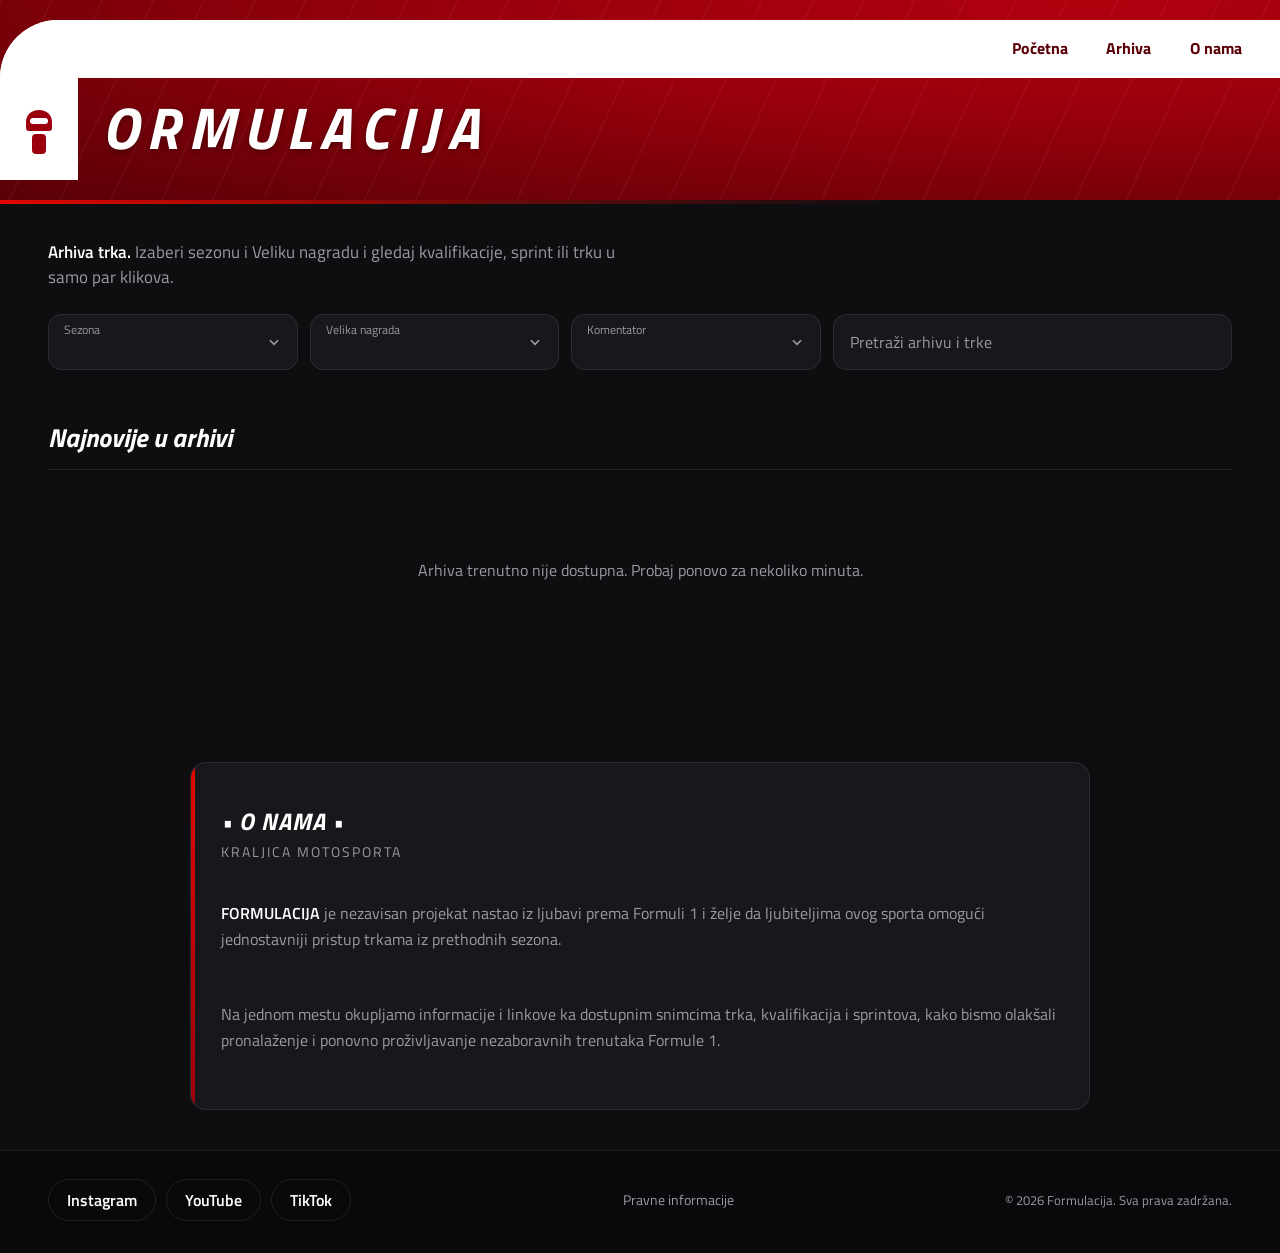
<file: index.html>
<!DOCTYPE html>
<html lang="sr-Latn">
<head>
<meta charset="UTF-8">
<meta name="viewport" content="width=device-width, initial-scale=1, viewport-fit=cover">
<title>FORMULACIJA | Trke, kvalifikacije i sprintovi</title>
<meta name="description" content="Istraži arhivu Formule 1. Pronađi trke, kvalifikacije i sprintove iz prethodnih sezona uz jednostavnu pretragu po sezoni, Velikoj nagradi i komentatoru.">
<link rel="canonical" href="https://formulacija.com/"> 
<link rel="stylesheet" href="./css/style.css">
<link rel="stylesheet" href="./css/cookies.css">
<link rel="preconnect" href="https://fonts.googleapis.com">
<link rel="preconnect" href="https://fonts.gstatic.com" crossorigin>
<link href="https://fonts.googleapis.com/css2?family=Titillium+Web:ital,wght@0,400;0,600;0,700;1,700;1,900&display=swap" rel="stylesheet">
<link rel="apple-touch-icon" sizes="180x180" href="./img/logo/logosaig.jpg">
<link rel="icon" type="image/png" sizes="32x32" href="./img/logo/logosaig.png">
<link rel="icon" type="image/png" sizes="16x16" href="./img/logo/logosaig.png">
<link rel="mask-icon" href="./img/logo/logosaig.svg" color="#9b000c">
<link rel="shortcut icon" href="./img/logo/logosaig.png" type="image/png">
<link rel="icon" href="./img/logo/logosaig.png" type="image/x-icon">

<meta property="og:type" content="website">
<meta property="og:site_name" content="FORMULACIJA">
<meta property="og:title" content="FORMULACIJA – Arhiva Formule 1">
<meta property="og:description" content="Arhiva trka, kvalifikacija i sprintova Formule 1 iz prethodnih sezona.">
<meta property="og:url" content="https://formulacija.com/">
<meta property="og:locale" content="sr_RS">
<meta property="og:image" content="https://formulacija.com/img/og/formulacija-cover.jpg">
<meta property="og:image:alt" content="FORMULACIJA – Arhiva Formule 1">
<meta name="twitter:image" content="https://formulacija.com/img/og/formulacija-cover.jpg">

<meta name="twitter:card" content="summary_large_image">
<meta name="twitter:title" content="FORMULACIJA – Arhiva Formule 1">
<meta name="twitter:description" content="Pronađi trke, kvalifikacije i sprintove Formule 1 na jednom mestu.">

<script type="application/ld+json">
{
  "@context": "https://schema.org",
  "@type": "WebSite",
  "name": "FORMULACIJA",
  "alternateName": "FORMULACIJA - Arhiva Formule 1",
  "url": "formulacija.com",
}
</script>
</head>
<body>

<header>
  <div class="top" id="top">
    <div class="bar">
      <nav aria-label="Glavna navigacija">
            <a id="nav-home" href="#top">Početna</a>
            <a id="nav-arhiva" href="#season">Arhiva</a>
            <a id="nav-about" href="#o-nama-sekcija">O nama</a>
</nav>
    </div>
    <div class="stem" aria-hidden="true">
      <svg viewBox="0 0 32 44" fill="#9b000c"><path d="M16 0c8 0 13 5 13 12v6c0 2-1 3-3 3H6c-2 0-3-1-3-3v-6C3 5 8 0 16 0z"/><rect x="7" y="8" width="18" height="6" rx="3" fill="#fff"/><rect x="9" y="24" width="14" height="20" rx="4"/></svg>
    </div>
    <h1 class="word" aria-label="FORMULACIJA – Arhiva Formule 1">
  ORMULACIJA
</h1>
  </div>
  <div class="rule"></div>
</header>

<main>
  <p class="lead"><strong>Arhiva trka.</strong> Izaberi sezonu i Veliku nagradu i gledaj kvalifikacije, sprint ili trku u samo par klikova.</p>

  <section class="tools" aria-label="Filteri arhive">
    <div class="row">
      <div class="field"><label for="season">Sezona</label>
        <select id="season"></select></div>
      <div class="field"><label for="gp">Velika nagrada</label>
        <select id="gp"></select></div>
<div class="field"><label for="commentator">Komentator</label>
  <select id="commentator"></select></div>
      <div class="field search"><input id="q" type="search" placeholder="Pretraži arhivu i trke" aria-label="Pretraži arhivu"></div>

    </div>
    
    <div class="seg" id="seg" role="group" aria-label="Sesija"></div>
  </section>

  <div class="head"><h2 id="title">Najnovije u arhivi</h2><span id="count"></span></div>
  <section class="grid" id="grid" aria-live="polite"></section>
  <button class="more" id="more" type="button" hidden>Prikaži još</button>
</main>



<section id="o-nama-sekcija" class="about-section">
  <div class="about-container">

    <div class="about-header">
      <h2>• O NAMA •</h2>
      <span class="about-subtitle">Kraljica Motosporta</span>
    </div>

    <div class="about-content">
      <p>
        <strong>FORMULACIJA</strong> je nezavisan projekat nastao iz ljubavi prema Formuli 1 i želje da ljubiteljima ovog sporta omogući jednostavniji pristup trkama iz prethodnih sezona.
      </p>

      <p>
        Na jednom mestu okupljamo informacije i linkove ka dostupnim snimcima trka, kvalifikacija i sprintova, kako bismo olakšali pronalaženje i ponovno proživljavanje nezaboravnih trenutaka Formule 1.
      </p>
    </div>

  </div>
</section>


<footer>
  <div class="fin">
    <div class="soc">
         <a href="https://www.instagram.com/formulacija/" target="_blank" rel="noopener noreferrer">Instagram</a>
        <a href="https://www.youtube.com/@formulacija" target="_blank" rel="noopener noreferrer">YouTube</a>
        <a href="https://www.tiktok.com/@formulacija_" target="_blank" rel="noopener noreferrer">TikTok</a>
    </div>
    <div class="legal-links">
        <a href="./html/pravneinformacije.html"> Pravne informacije </a>
</div>
    <small>© 2026 Formulacija. Sva prava zadržana.</small>
  </div>
</footer>

<script src="./js/api.js"></script>
<script src="./js/zastave.js"></script>
<script src="./js/script.js"></script>
<script src="./js/cookies.js"></script>
</body>
</html>
</file>
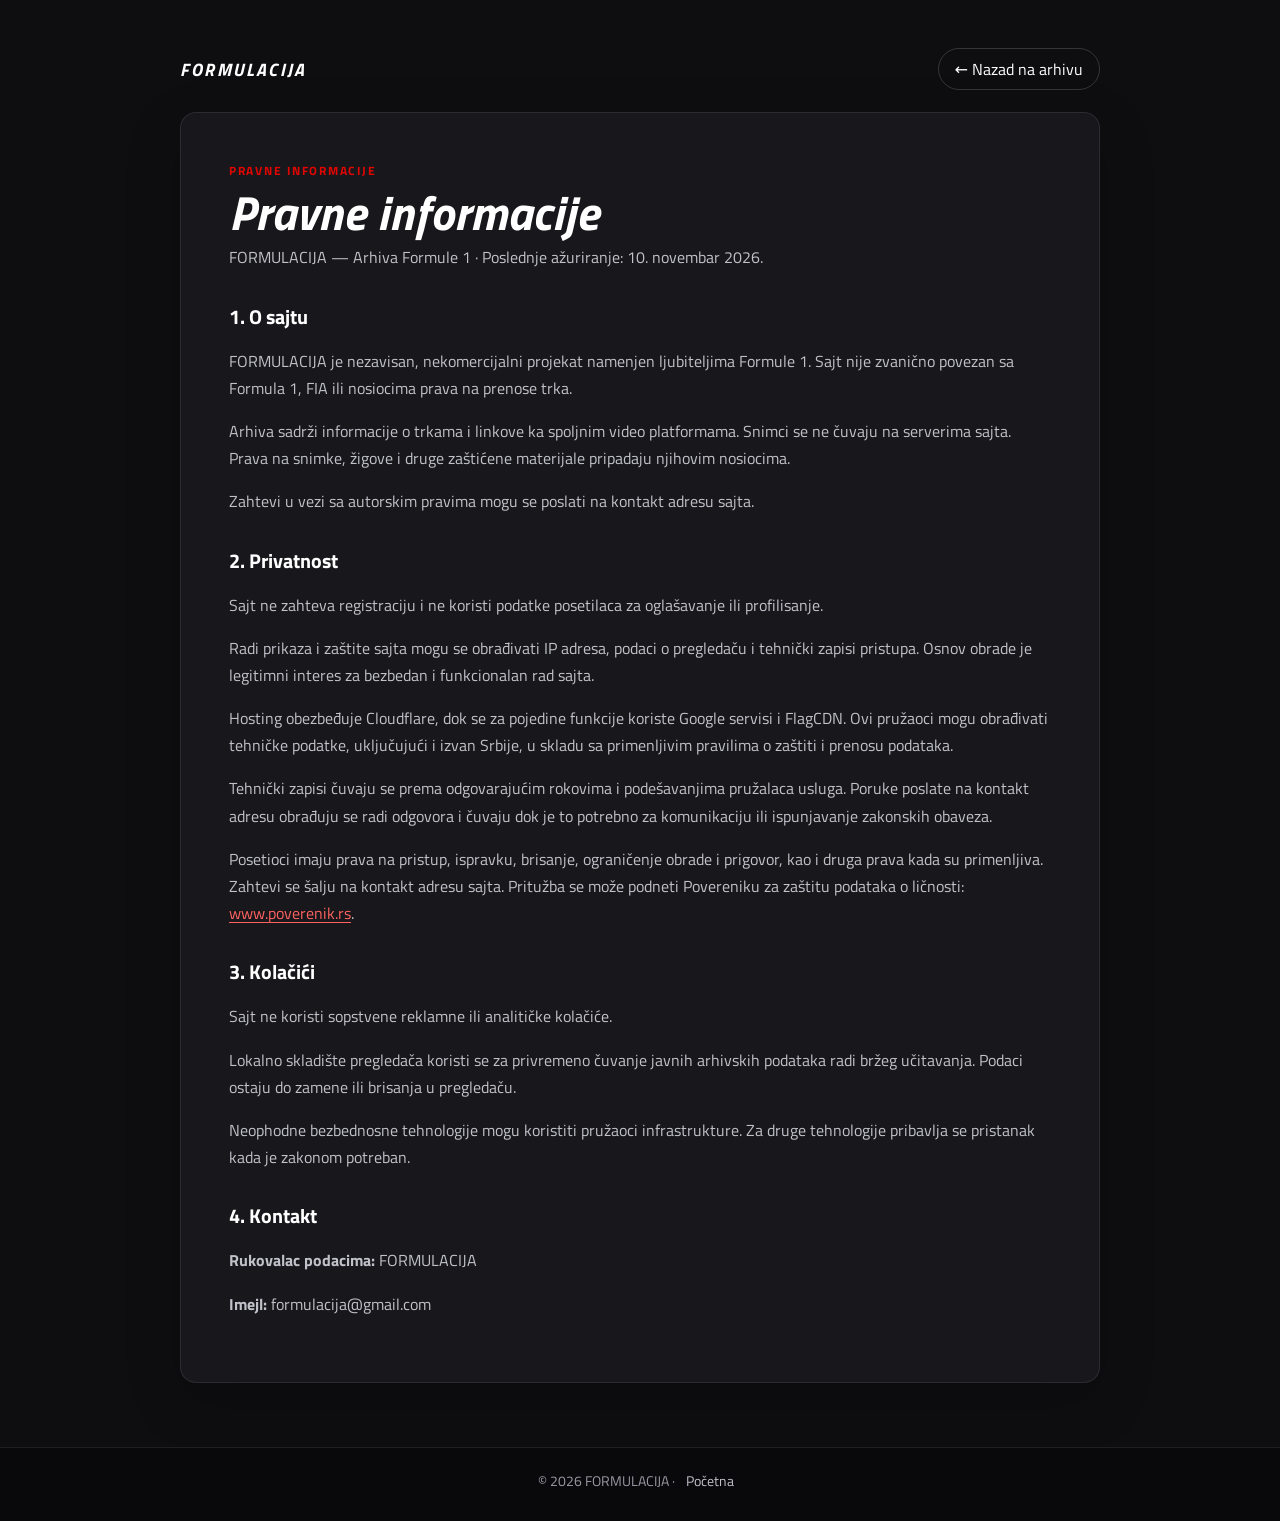
<file: html/pravneinformacije.html>
<!DOCTYPE html>
<html lang="sr-Latn">
<head>
  <meta charset="UTF-8">
  <meta name="viewport" content="width=device-width, initial-scale=1, viewport-fit=cover">

  <meta name="description" content="Pravne informacije internet prezentacije FORMULACIJA — Arhiva Formule 1.">

  <link rel="stylesheet" href="../css/pravneinformacije.css">

  <title>Pravne informacije | FORMULACIJA</title>

  <link rel="apple-touch-icon" sizes="180x180" href="../img/logo/logosaig.jpg">
  <link rel="icon" type="image/png" sizes="32x32" href="../img/logo/logosaig.jpg">
  <link rel="icon" type="image/png" sizes="16x16" href="../img/logo/logosaig.jpg">
  <link rel="manifest" href="../img/logo/site.webmanifest">

  <link href="https://fonts.googleapis.com/css2?family=Titillium+Web:ital,wght@0,400;0,600;0,700;1,700;1,900&display=swap" rel="stylesheet">

  <link rel="stylesheet" href="../css/style.css">
  <link rel="stylesheet" href="../css/cookies.css">
</head>

<body class="legal-page">

  <div class="legal-wrap">

    <div class="legal-top">
      <a class="legal-brand" href="../index.html">FORMULACIJA</a>
      <a class="legal-back" href="../index.html">← Nazad na arhivu</a>
    </div>

    <main class="legal-card">

      <div class="legal-eyebrow">Pravne informacije</div>

      <h1>Pravne informacije</h1>

      <p class="legal-subtitle">
        FORMULACIJA — Arhiva Formule 1 · Poslednje ažuriranje: 10. novembar 2026.
      </p>

      <h2>1. O sajtu</h2>

      <p>
        FORMULACIJA je nezavisan, nekomercijalni projekat namenjen ljubiteljima Formule 1. Sajt nije zvanično povezan sa Formula 1, FIA ili nosiocima prava na prenose trka.
      </p>

      <p>
        Arhiva sadrži informacije o trkama i linkove ka spoljnim video platformama. Snimci se ne čuvaju na serverima sajta. Prava na snimke, žigove i druge zaštićene materijale pripadaju njihovim nosiocima.
      </p>

      <p>
        Zahtevi u vezi sa autorskim pravima mogu se poslati na kontakt adresu sajta.
      </p>


      <h2>2. Privatnost</h2>

      <p>
        Sajt ne zahteva registraciju i ne koristi podatke posetilaca za oglašavanje ili profilisanje.
      </p>

      <p>
        Radi prikaza i zaštite sajta mogu se obrađivati IP adresa, podaci o pregledaču i tehnički zapisi pristupa. Osnov obrade je legitimni interes za bezbedan i funkcionalan rad sajta.
      </p>

      <p>
        Hosting obezbeđuje Cloudflare, dok se za pojedine funkcije koriste Google servisi i FlagCDN. Ovi pružaoci mogu obrađivati tehničke podatke, uključujući i izvan Srbije, u skladu sa primenljivim pravilima o zaštiti i prenosu podataka.
      </p>

      <p>
        Tehnički zapisi čuvaju se prema odgovarajućim rokovima i podešavanjima pružalaca usluga. Poruke poslate na kontakt adresu obrađuju se radi odgovora i čuvaju dok je to potrebno za komunikaciju ili ispunjavanje zakonskih obaveza.
      </p>

      <p>
        Posetioci imaju prava na pristup, ispravku, brisanje, ograničenje obrade i prigovor, kao i druga prava kada su primenljiva. Zahtevi se šalju na kontakt adresu sajta. Pritužba se može podneti Povereniku za zaštitu podataka o ličnosti:
        <a href="https://www.poverenik.rs/"
           target="_blank"
           rel="noopener noreferrer">www.poverenik.rs</a>.
      </p>


      <h2 id="kolacici">3. Kolačići</h2>

      <p>
        Sajt ne koristi sopstvene reklamne ili analitičke kolačiće.
      </p>

      <p>
        Lokalno skladište pregledača koristi se za privremeno čuvanje javnih arhivskih podataka radi bržeg učitavanja. Podaci ostaju do zamene ili brisanja u pregledaču.
      </p>

      <p>
        Neophodne bezbednosne tehnologije mogu koristiti pružaoci infrastrukture. Za druge tehnologije pribavlja se pristanak kada je zakonom potreban.
      </p>


      <h2>4. Kontakt</h2>

      <p>
        <strong>Rukovalac podacima:</strong>
        FORMULACIJA
      </p>

      <p>
        <strong>Imejl:</strong>
        formulacija@gmail.com
      </p>

    </main>

  </div>

  <footer class="legal-footer">
    © 2026 FORMULACIJA ·
    <a href="../index.html">Početna</a>
  </footer>

  <script src="../js/cookies.js"></script>

</body>
</html>
</file>
<file: css/style.css>
/* GLOBAL CSS */

/*BOJE*/
:root {
  --bg: #0e0e11;
  --surface: #17171c;
  --line: rgba(255, 255, 255, 0.09);
  --red: #e10600;
  --red-d: #9b000c;
  --red-dd: #5a0007;
  --white: #fff;
  --mute: #9a9aa5;
  color-scheme: dark;
  box-sizing: border-box;
  padding-top: env(safe-area-inset-top, 0px);
  padding-bottom: env(safe-area-inset-bottom, 0px);
}

html {
  scroll-padding-top: env(safe-area-inset-top, 0px);
  height: 100%;
  scroll-behavior: smooth; 
}

*,
*::before,
*::after {
  box-sizing: inherit;
}

body {
  margin: 0;
  min-height: 100%;
  background: var(--bg);
  color: var(--white);
  font-family: 'Titillium Web', system-ui, sans-serif;
  display: flex;
  flex-direction: column;
}

body::before {
  content: "";
  position: fixed;
  inset: 0 0 auto;
  height: env(safe-area-inset-top, 0px);
  background: var(--red-dd);
  z-index: 10;
}

a {
  color: inherit;
  text-decoration: none;
}

button,
select,
input {
  font: inherit;
  color: inherit;
}

:focus-visible {
  outline: 2px solid #fff;
  outline-offset: 3px;
}

/* VELIKO SLOVO F IZ HEADER-A */
.top {
  position: relative;
  height: 200px;
  overflow: hidden;
  background:
    repeating-linear-gradient(115deg, rgba(255, 255, 255, 0.035) 0 2px, transparent 2px 46px),
    radial-gradient(120% 140% at 85% 0%, #b0000e 0%, var(--red-d) 38%, var(--red-dd) 100%);
}

.bar.fixed {
  position: fixed;
  top: 0;
  left: 0;
  right: 0;

  background: rgba(14,14,17,.9);
  backdrop-filter: blur(14px);

  border-bottom: 2px solid var(--red);
  z-index: 9999;
}

.bar {
  position: absolute;
  left: 0;
  right: 0;
  top: 20px;
  height: 58px;
  background: #fff;
  border-top-left-radius: 58px;
  display: flex;
  align-items: center;
  justify-content: flex-end;
  padding-right: clamp(14px, 3vw, 48px);
}

.bar {
  transition: all .3s ease;
}


.bar.fixed nav a {
  color: #fff;
}

.bar.fixed nav a:hover {
  color: var(--red);
}

.stem {
  position: absolute;
  left: 0;
  top: 20px;
  width: 78px;
  height: 160px;
  background: #fff;
  border-top-left-radius: 58px;
  display: flex;
  align-items: flex-end;
  justify-content: center;
  padding-bottom: 26px;
}

.stem svg {
  width: 32px;
  height: 44px;
  display: block;
}

nav {
  display: flex;
  gap: clamp(16px, 3vw, 40px);
  font-weight: 700;
  font-size: 1.02rem;
}

nav a {
  color: var(--red-dd);
  padding: 4px 0;
  border-bottom: 2px solid transparent;
  transition: color 0.2s;
}

nav a:hover {
  color: var(--red);
}

nav a.active {
  border-color: var(--red);
  color: var(--red);
}

.word {
  position: absolute;
  left: 102px;
  top: 98px;
  margin: 0;
  font-size: clamp(1.9rem, 5.4vw, 3.7rem);
  font-weight: 900;
  font-style: italic;
  letter-spacing: 0.14em;
  line-height: 1;
  text-shadow: 0 2px 6px rgba(0, 0, 0, 0.35);
  white-space: nowrap;
}

.rule {
  height: 4px;
  background: linear-gradient(90deg, var(--red), transparent 70%);
}

/* ARHIVA */
main {
  width: 100%;
  max-width: 1280px;
  margin: 0 auto;
  padding: 36px clamp(16px, 4vw, 48px) 56px;
  flex: 1;
}

.lead {
  max-width: 60ch;
  margin: 0 0 24px;
  color: var(--mute);
  font-size: 1.05rem;
  line-height: 1.5;
}

.lead strong {
  color: #fff;
  font-weight: 600;
}

.tools {
  display: grid;
  grid-template-columns: minmax(0, 1fr);
  gap: 14px;
  margin-bottom: 34px;
}

.row {
  display: flex;
  flex-wrap: wrap;
  gap: 12px;
  align-items: center;
}

.field {
  position: relative;
  flex: 1 1 180px;
  min-width: 0;
}

.field label {
  position: absolute;
  left: 16px;
  top: 7px;
  font-size: 0.72rem;
  color: var(--mute);
  pointer-events: none;
}

select,
.search input {
  width: 100%;
  height: 56px;
  background: var(--surface);
  border: 1px solid var(--line);
  border-radius: 14px;
  padding: 22px 40px 0 16px;
  appearance: none;
  font-weight: 600;
  cursor: pointer;
}

select {
  background-image: url("data:image/svg+xml,%3Csvg xmlns='http://www.w3.org/2000/svg' width='14' height='14' viewBox='0 0 24 24' fill='none' stroke='%239a9aa5' stroke-width='3'%3E%3Cpath d='M5 9l7 7 7-7'/%3E%3C/svg%3E");
  background-repeat: no-repeat;
  background-position: right 16px center;
}

.search {
  flex: 2 1 260px;
}

.search input {
  padding: 0 16px;
  cursor: text;
  font-weight: 400;
}

.search input::placeholder {
  color: var(--mute);
}

select:hover,
.search input:hover {
  border-color: rgba(225, 6, 0, 0.5);
}

.seg {
  display: flex;
  gap: 8px;
  flex-wrap: wrap;
}

.seg button {
  background: transparent;
  border: 1px solid var(--line);
  border-radius: 999px;
  padding: 9px 20px;
  font-weight: 600;
  cursor: pointer;
  transition: background 0.2s, border-color 0.2s;
}

.seg button:hover {
  border-color: var(--red);
}

.seg button[aria-pressed="true"] {
  background: var(--red);
  border-color: var(--red);
}

.head {
  display: flex;
  align-items: baseline;
  justify-content: space-between;
  gap: 16px;
  border-bottom: 1px solid var(--line);
  padding-bottom: 12px;
  margin-bottom: 24px;
}

.head h2 {
  margin: 0;
  font-size: 1.6rem;
  font-weight: 700;
  font-style: italic;
}

.head span {
  color: var(--mute);
  font-size: 0.95rem;
}

.grid {
  display: grid;
  grid-template-columns: repeat(auto-fill, minmax(290px, 1fr));
  gap: 24px;
}

.card {
  all: unset;
  box-sizing: border-box;
  display: flex;
  flex-direction: column;
  background: var(--surface);
  border: 1px solid var(--line);
  border-radius: 12px;
  overflow: hidden;
  cursor: pointer;
  transition: border-color 0.25s, transform 0.25s;
}

.card:hover {
  border-color: var(--red);
  transform: translateY(-4px);
}

.card:focus-visible {
  outline: 2px solid #fff;
  outline-offset: 3px;
}

.thumb {
  position: relative;
  aspect-ratio: 16 / 9;
  overflow: hidden;
  display: flex;
  align-items: flex-end;
  padding: 14px 16px;
  background:
    repeating-linear-gradient(115deg, rgba(255, 255, 255, 0.05) 0 2px, transparent 2px 34px),
    linear-gradient(135deg, var(--c1), var(--c2));
}

.thumb b {
  font-size: 2.1rem;
  font-weight: 900;
  font-style: italic;
  line-height: 1;
  opacity: 0.92;
  text-shadow: 0 2px 8px rgba(0, 0, 0, 0.4);
}

.tag {
  position: absolute;
  left: 12px;
  top: 12px;
  background: #fff;
  color: var(--red-dd);
  font-weight: 700;
  font-size: 0.82rem;
  padding: 3px 10px;
  border-radius: 6px 0 6px 0;
}

.play {
  position: absolute;
  right: 14px;
  top: 50%;
  width: 52px;
  height: 52px;
  margin-top: -26px;
  border-radius: 50%;
  background: var(--red);
  display: grid;
  place-items: center;
  opacity: 0;
  transform: scale(0.8);
  transition: opacity 0.25s, transform 0.25s;
}

.card:hover .play,
.card:focus-visible .play {
  opacity: 1;
  transform: none;
}

.info {
  padding: 16px 18px 14px;
}

.info h3 {
  margin: 0 0 6px;
  font-size: 1.12rem;
  font-weight: 700;
}

.info p {
  margin: 0;
  color: var(--mute);
  font-size: 0.92rem;
  line-height: 1.45;
}

.meta {
  display: flex;
  justify-content: space-between;
  margin-top: 14px;
  padding-top: 10px;
  border-top: 1px solid var(--line);
  font-size: 0.85rem;
  color: var(--mute);
}

.meta em {
  font-style: normal;
  color: var(--red);
  font-weight: 600;
}

.empty {
  grid-column: 1 / -1;
  padding: 48px 0;
  color: var(--mute);
  text-align: center;
}

.more {
  display: block;
  margin: 34px auto 0;
  background: transparent;
  border: 1px solid var(--red);
  border-radius: 999px;
  padding: 12px 32px;
  font-weight: 700;
  cursor: pointer;
  transition: background 0.2s;
}

.more:hover {
  background: var(--red);
}

/* PLEJER (AKO SE IKAD BUDE DODAO) */
dialog {
  width: min(920px, 92vw);
  padding: 0;
  border: 1px solid var(--red-d);
  border-radius: 14px;
  background: var(--surface);
  color: #fff;
}

dialog::backdrop {
  background: rgba(0, 0, 0, 0.78);
}

.stage {
  aspect-ratio: 16 / 9;
  background: linear-gradient(135deg, #1c1c22, #0a0a0c);
  display: grid;
  place-items: center;
  text-align: center;
  color: var(--mute);
  padding: 20px;
}

.dh {
  display: flex;
  justify-content: space-between;
  align-items: center;
  gap: 16px;
  padding: 14px 18px;
}

.dh h3 {
  margin: 0;
  font-size: 1.15rem;
}

.dh button {
  background: var(--red);
  border: 0;
  border-radius: 999px;
  padding: 8px 20px;
  font-weight: 700;
  cursor: pointer;
}




/* FOOTER */
footer {
  border-top: 1px solid var(--line);
  background: #09090b;
  padding: 28px clamp(16px, 4vw, 48px) 32px;
}

.fin {
  max-width: 1280px;
  margin: 0 auto;
  display: flex;
  flex-wrap: wrap;
  gap: 20px;
  align-items: center;
  justify-content: space-between;
}

.soc {
  display: flex;
  gap: 10px;
  flex-wrap: wrap;
}

.soc a {
  border: 1px solid var(--line);
  border-radius: 999px;
  padding: 8px 18px;
  font-weight: 600;
  transition: background 0.2s, border-color 0.2s;
}

.soc a:hover {
  background: var(--red);
  border-color: var(--red);
}

footer small {
  color: var(--mute);
}

.legal-links {
  display: flex;
  flex-wrap: wrap;
  gap: 18px;
  font-size: 0.9rem;
  color: var(--mute);
}

.legal-links a {
  transition: color 0.2s ease;
}

.legal-links a:hover {
  color: var(--red);
}

/* O NAMA SEKCIJA */
.about-section {
  width: 100%;
  max-width: 900px;
  margin: 60px auto 40px;
  padding: 40px 30px;
  background: var(--surface);
  border: 1px solid var(--line);
  border-radius: 16px;
  position: relative;
  overflow: hidden;
}

/* CRVENA LINIJA */
.about-section::before {
  content: "";
  position: absolute;
  left: 0;
  top: 0;
  bottom: 0;
  width: 4px;
  background: linear-gradient(to bottom, var(--red), var(--red-d));
}

.about-header {
  margin-bottom: 20px;
}

.about-header h2 {
  margin: 0;
  font-size: 1.5rem;
  font-weight: 700;
  font-style: italic;
  letter-spacing: 1px;
}

.about-subtitle {
  color: var(--mute);
  font-size: 0.9rem;
  text-transform: uppercase;
  letter-spacing: 2px;
}

.about-content {
  display: flex;
  flex-direction: column;
  gap: 16px;
  color: var(--mute);
  font-size: 1.02rem;
  line-height: 1.6;
}

.about-content strong {
  color: var(--white);
  font-weight: 600;
}

.about-socials {
  display: flex;
  gap: 12px;
  margin-top: 28px;
  flex-wrap: wrap;
}

.soc-btn {
  background: transparent;
  border: 1px solid var(--line);
  color: var(--white);
  padding: 10px 24px;
  border-radius: 999px;
  font-weight: 600;
  font-size: 0.9rem;
  text-decoration: none;
  transition: all 0.2s ease;
}

.soc-btn:hover {
  background: var(--red);
  border-color: var(--red);
  transform: translateY(-2px);
}

/* MOBILNI UREDJAJI */
@media (max-width: 640px) {
  .top {
    height: 150px;
  }

  .bar {
    top: 14px;
    height: 44px;
    border-top-left-radius: 44px;
  }

  .stem {
    top: 14px;
    width: 56px;
    height: 118px;
    border-top-left-radius: 44px;
    padding-bottom: 18px;
  }

  .stem svg {
    width: 24px;
    height: 33px;
  }

  nav {
    font-size: 0.82rem;
    gap: 14px;
  }

  .word {
    left: 72px;
    top: 74px;
    font-size: clamp(1.3rem, 7.6vw, 2rem);
    letter-spacing: 0.1em;
  }

  main {
    padding-top: 26px;
  }

  .card:hover {
    transform: none;
  }

  .play {
    opacity: 1;
    transform: none;
    width: 44px;
    height: 44px;
    margin-top: -22px;
  }
}

@media (prefers-reduced-motion: reduce) {
  * {
    transition: none !important;
  }
}
</file>
<file: css/cookies.css>
/* FORMULACIJA — COOKIE MANAGER */

:root {
  --fc-bg: #17171c;
  --fc-panel: #202026;
  --fc-border: rgba(255,255,255,.13);
  --fc-text: #fff;
  --fc-muted: #b7b7c0;
  --fc-red: #9b000c;
  --fc-red-bright: #e10600;
  --fc-shadow: 0 18px 60px rgba(0,0,0,.48);
}

.fc-hidden {
  display: none !important;
}

/* GLAVNI BANNER */

.fc-banner {
  position: fixed;
  z-index: 2147483000;
  left: 20px;
  right: 20px;
  bottom: 20px;
  width: min(760px, calc(100% - 40px));
  margin-inline: auto;
  padding: 22px;
  color: var(--fc-text);
  background: var(--fc-bg);
  border: 1px solid var(--fc-border);
  border-top: 3px solid var(--fc-red-bright);
  border-radius: 14px;
  box-shadow: var(--fc-shadow);
  font-family: inherit;
}

.fc-brand-row,
.fc-settings-heading,
.fc-category-row {
  display: flex;
  align-items: center;
  justify-content: space-between;
  gap: 16px;
}

.fc-brand {
  color: var(--fc-text);
  font-size: 1rem;
  font-weight: 900;
  font-style: italic;
  letter-spacing: .12em;
}

.fc-kicker {
  color: #ff625e;
  font-size: .72rem;
  font-weight: 700;
  letter-spacing: .12em;
  text-transform: uppercase;
}

.fc-banner h2,
.fc-settings h2 {
  margin: 10px 0 7px;
  color: var(--fc-text);
  font-size: 1.25rem;
  line-height: 1.25;
}

.fc-banner p,
.fc-settings p {
  margin: 0;
  color: var(--fc-muted);
  font-size: .94rem;
  line-height: 1.55;
}

.fc-banner a,
.fc-settings a {
  color: #ff7772;
  text-decoration: underline;
  text-underline-offset: 3px;
}

/* DUGMAD */

.fc-actions {
  display: flex;
  flex-wrap: wrap;
  justify-content: flex-end;
  gap: 9px;
  margin-top: 18px;
}

.fc-btn {
  min-height: 42px;
  padding: 9px 16px;
  border: 1px solid var(--fc-border);
  border-radius: 999px;
  background: transparent;
  color: var(--fc-text);
  font: inherit;
  font-size: .9rem;
  font-weight: 700;
  cursor: pointer;
  transition:
    background .18s ease,
    border-color .18s ease,
    transform .18s ease;
}

.fc-btn:hover {
  border-color: var(--fc-red-bright);
  transform: translateY(-1px);
}

.fc-btn:focus-visible {
  outline: 2px solid #fff;
  outline-offset: 3px;
}

.fc-btn-primary {
  background: var(--fc-red);
  border-color: var(--fc-red);
}

.fc-btn-primary:hover {
  background: var(--fc-red-bright);
  border-color: var(--fc-red-bright);
}

.fc-btn-quiet {
  color: var(--fc-muted);
}

/* OVERLAY I PODESAVANJA */

.fc-overlay {
  position: fixed;
  z-index: 2147483001;
  inset: 0;
  display: grid;
  place-items: center;
  padding: 18px;
  background: rgba(0,0,0,.78);
  backdrop-filter: blur(5px);
}

.fc-settings {
  width: min(620px, 100%);
  max-height: min(86vh, 760px);
  overflow: auto;
  padding: 24px;
  color: var(--fc-text);
  background: var(--fc-bg);
  border: 1px solid var(--fc-border);
  border-top: 3px solid var(--fc-red-bright);
  border-radius: 15px;
  box-shadow: var(--fc-shadow);
  font-family: inherit;
}

.fc-close {
  width: 38px;
  height: 38px;
  flex: 0 0 auto;
  border: 1px solid var(--fc-border);
  border-radius: 50%;
  color: var(--fc-text);
  background: transparent;
  font-size: 1.2rem;
  cursor: pointer;
}

/* KATEGORIJE */

.fc-category-list {
  margin-top: 18px;
  border-top: 1px solid var(--fc-border);
}

.fc-category-row {
  padding: 15px 0;
  border-bottom: 1px solid var(--fc-border);
}

.fc-category-copy {
  min-width: 0;
}

.fc-category-copy strong {
  display: block;
  margin-bottom: 3px;
  color: var(--fc-text);
}

.fc-category-copy span {
  display: block;
  color: var(--fc-muted);
  font-size: .87rem;
  line-height: 1.4;
}

.fc-always-on {
  color: #8fe0a2;
  font-size: .82rem;
  font-weight: 700;
  white-space: nowrap;
}


.fc-switch {
  position: relative;
  width: 48px;
  height: 27px;
  flex: 0 0 auto;
}

.fc-switch input {
  position: absolute;
  width: 1px;
  height: 1px;
  opacity: 0;
}

.fc-switch span {
  position: absolute;
  inset: 0;
  border: 1px solid rgba(255,255,255,.2);
  border-radius: 999px;
  background: #41414a;
  cursor: pointer;
  transition: background .18s ease;
}

.fc-switch span::after {
  content: "";
  position: absolute;
  top: 3px;
  left: 3px;
  width: 19px;
  height: 19px;
  border-radius: 50%;
  background: #fff;
  transition: transform .18s ease;
}

.fc-switch input:checked + span {
  background: var(--fc-red);
  border-color: var(--fc-red);
}

.fc-switch input:checked + span::after {
  transform: translateX(21px);
}

.fc-switch input:focus-visible + span {
  outline: 2px solid #fff;
  outline-offset: 3px;
}

.fc-settings-footer {
  display: flex;
  flex-wrap: wrap;
  justify-content: flex-end;
  gap: 9px;
  margin-top: 20px;
}

/* DUGME ZA PONOVNO OTVARANJE */

.fc-privacy-launcher {
  position: fixed;
  z-index: 2147482999;
  right: 16px;
  bottom: 16px;
  padding: 9px 13px;
  border: 1px solid var(--fc-border);
  border-radius: 999px;
  background: #17171c;
  color: #fff;
  box-shadow: 0 6px 24px rgba(0,0,0,.3);
  font: inherit;
  font-size: .82rem;
  font-weight: 700;
  cursor: pointer;
}

.fc-privacy-launcher:hover {
  border-color: var(--fc-red-bright);
}

/* MOBILNI UREDJAJI */

@media (max-width: 600px) {
  .fc-banner {
    left: 10px;
    right: 10px;
    bottom: 10px;
    width: calc(100% - 20px);
    padding: 17px;
  }

  .fc-actions {
    display: grid;
    grid-template-columns: 1fr;
  }

  .fc-actions .fc-btn {
    width: 100%;
  }

  .fc-settings {
    padding: 18px;
  }

  .fc-settings-footer {
    display: grid;
    grid-template-columns: 1fr;
  }

  .fc-settings-footer .fc-btn {
    width: 100%;
  }

  .fc-privacy-launcher {
    right: 10px;
    bottom: 10px;
  }
}

/* PODESAVANJE ZA KORISNIKE KOJI NE ZELE ANIMACIJE */

@media (prefers-reduced-motion: reduce) {
  .fc-btn,
  .fc-switch span,
  .fc-switch span::after {
    transition: none !important;
  }
}
</file>
<file: css/pravneinformacije.css>
.legal-wrap {
      width: min(100% - 32px, 920px);
      margin: 48px auto 64px;
      flex: 1;
    }

    .legal-top {
      display: flex;
      align-items: center;
      justify-content: space-between;
      gap: 18px;
      margin-bottom: 22px;
    }

    .legal-brand {
      font-size: 1.15rem;
      font-weight: 900;
      font-style: italic;
      letter-spacing: .12em;
      color: #fff;
    }

    .legal-back {
      color: #fff;
      border: 1px solid rgba(255,255,255,.16);
      border-radius: 999px;
      padding: 8px 16px;
      transition: .2s;
    }

    .legal-back:hover {
      background: #e10600;
      border-color: #e10600;
    }

    .legal-card {
      background: #17171c;
      border: 1px solid rgba(255,255,255,.09);
      border-radius: 16px;
      padding: clamp(22px,5vw,48px);
      box-shadow: 0 18px 55px rgba(0,0,0,.2);
    }

    .legal-eyebrow {
      color: #e10600;
      font-weight: 700;
      letter-spacing: .14em;
      text-transform: uppercase;
      font-size: .78rem;
    }

    .legal-card h1 {
      font-size: clamp(2rem,5vw,3rem);
      line-height: 1.05;
      margin: 8px 0 6px;
      font-style: italic;
    }

    .legal-subtitle {
      color: #9a9aa5;
      margin: 0 0 28px;
    }

    .legal-card h2 {
      font-size: 1.24rem;
      margin: 30px 0 10px;
      color: #fff;
    }

    .legal-card h3 {
      font-size: 1.02rem;
      margin: 20px 0 8px;
      color: #fff;
    }

    .legal-card p,
    .legal-card li {
      color: #c1c1c9;
      line-height: 1.7;
    }

    .legal-card ul {
      padding-left: 22px;
    }

    .legal-card a {
      color: #ff625e;
      text-decoration: underline;
      text-underline-offset: 3px;
    }

    .legal-card code {
      color: #fff;
      background: #25252c;
      padding: 2px 5px;
      border-radius: 4px;
      overflow-wrap: anywhere;
    }

    .legal-note {
      padding: 14px 16px;
      border-left: 3px solid #e10600;
      background: #202026;
      border-radius: 0 8px 8px 0;
      color: #c1c1c9;
      margin: 22px 0;
    }

    .legal-footer {
      border-top: 1px solid rgba(255,255,255,.09);
      padding: 22px 16px 30px;
      text-align: center;
      color: #9a9aa5;
      font-size: .88rem;
    }

    .legal-footer a {
      color: #c1c1c9;
      margin: 0 8px;
    }

    .legal-footer a:hover {
      color: #e10600;
    }

    @media(max-width:600px) {
      .legal-wrap {
        margin-top: 28px;
      }

      .legal-top {
        align-items: flex-start;
      }

      .legal-card {
        border-radius: 12px;
      }
    }
</file>
